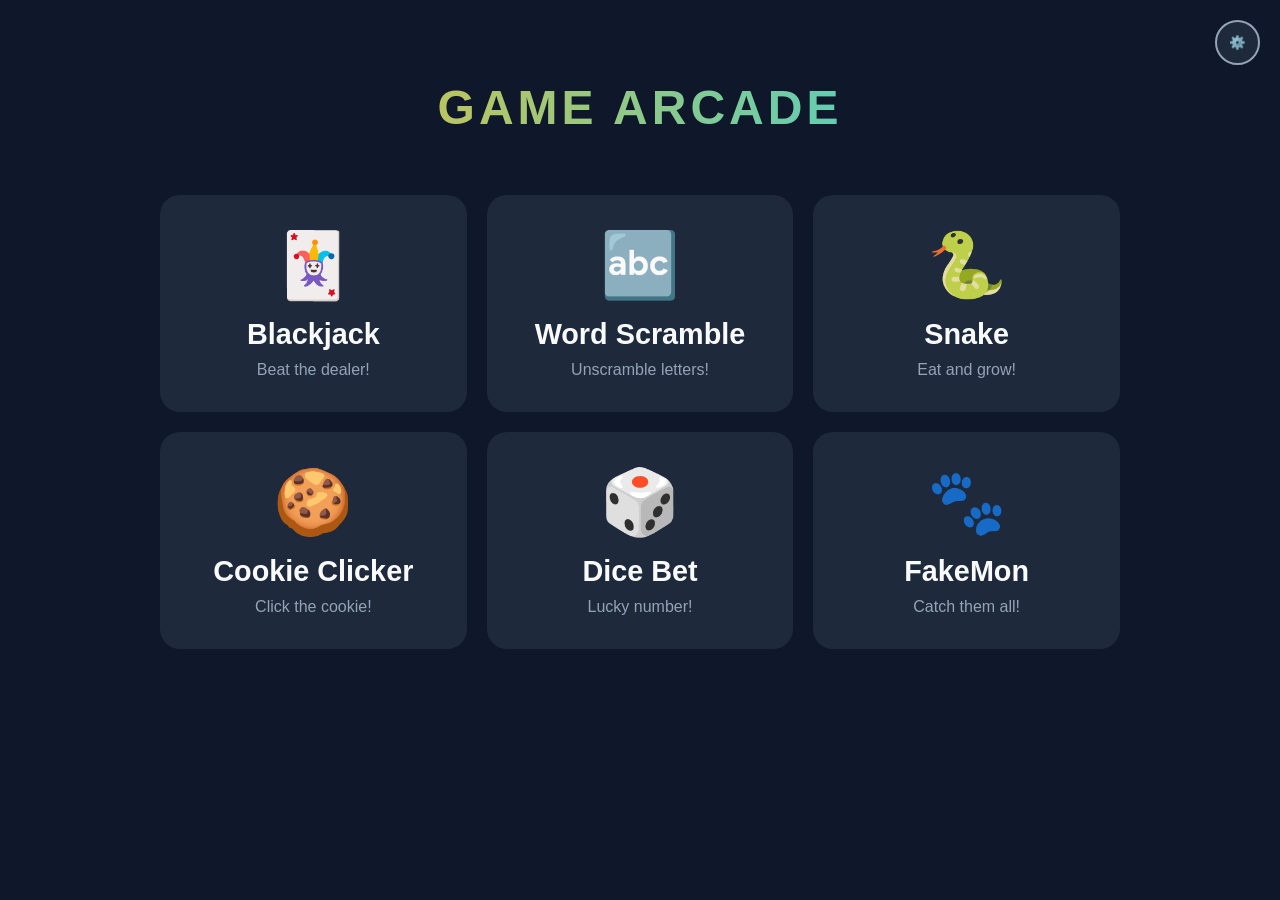
<file: index.html>
<!DOCTYPE html>
<html lang="en">
<head>
    <meta charset="UTF-8">
    <meta name="viewport" content="width=device-width, initial-scale=1.0, maximum-scale=1.0, user-scalable=no">
    <title>Ultimate Game Arcade v4.2</title>
    <link rel="stylesheet" href="styles.css">
</head>
<body>

    <button class="settings-btn" onclick="GameHub.app.startGame('settings')">⚙️</button>

    <!-- MAIN MENU -->
    <div id="menu-screen" class="screen active">
        <div class="hub-container">
            <h1 class="hub-title">Game Arcade</h1>
            <div class="game-grid">
                <div class="game-card card-blackjack" onclick="GameHub.app.startGame('blackjack')">
                    <div class="icon">🃏</div><h2>Blackjack</h2><p>Beat the dealer!</p>
                </div>
                <div class="game-card card-scramble" onclick="GameHub.app.startGame('scramble')">
                    <div class="icon">🔤</div><h2>Word Scramble</h2><p>Unscramble letters!</p>
                </div>
                <div class="game-card card-snake" onclick="GameHub.app.startGame('snake')">
                    <div class="icon">🐍</div><h2>Snake</h2><p>Eat and grow!</p>
                </div>
                <div class="game-card card-cookie" onclick="GameHub.app.startGame('cookie')">
                    <div class="icon">🍪</div><h2>Cookie Clicker</h2><p>Click the cookie!</p>
                </div>
                <div class="game-card card-dice" onclick="GameHub.app.startGame('dice')">
                    <div class="icon">🎲</div><h2>Dice Bet</h2><p>Lucky number!</p>
                </div>
                <div class="game-card card-fakemon" onclick="GameHub.app.startGame('fakemon')">
                    <div class="icon">🐾</div><h2>FakeMon</h2><p>Catch them all!</p>
                </div>
            </div>
        </div>
    </div>

    <!-- BLACKJACK -->
    <div id="blackjack-screen" class="screen">
        <button class="back-btn" onclick="GameHub.app.showMenu()">← Menu</button>
        <div class="game-container">
            <h1 class="bj-accent">Blackjack</h1>
            <div class="bet-controls">
                Chips: $<span id="bj-chips">500</span> | Bet: $<input type="number" id="bj-bet-input" class="bet-input" value="10" min="10">
                <button class="btn bj-btn" onclick="GameHub.blackjack.adjustBet(10)">+</button>
                <button class="btn bj-btn" onclick="GameHub.blackjack.adjustBet(-10)">-</button>
            </div>
            <div class="bj-table">
                <div>
                    <h3>Dealer <span id="bj-dealer-score" style="display:none"></span></h3>
                    <div id="bj-dealer-hand" class="hand-area"></div>
                </div>
                <div>
                    <h3>You <span id="bj-player-score"></span></h3>
                    <div id="bj-player-hand" class="hand-area"></div>
                </div>
            </div>
            <div id="bj-controls">
                <button id="bj-deal-btn" class="btn bj-btn" onclick="GameHub.blackjack.deal()">Deal</button>
                <div id="bj-action-btns" style="display:none">
                    <button class="btn bj-btn" onclick="GameHub.blackjack.hit()">Hit</button>
                    <button class="btn bj-btn" onclick="GameHub.blackjack.stand()">Stand</button>
                    <button class="btn bj-btn" onclick="GameHub.blackjack.double()">Double</button>
                </div>
            </div>
            <h2 id="bj-message" style="margin-top:20px"></h2>
            <button id="bj-next-btn" class="btn bj-btn" style="display:none; margin-top:20px" onclick="GameHub.blackjack.resetRound()">New Round</button>
        </div>
    </div>

    <!-- WORD SCRAMBLE -->
    <div id="scramble-screen" class="screen">
        <button class="back-btn" onclick="GameHub.app.showMenu()">← Menu</button>
        <div class="game-container">
            <h1 class="sc-accent">Word Scramble</h1>
            <div class="stats-bar">
                <span>Score: <b id="sc-score">0</b></span>
                <span>Streak: <b id="sc-streak">0</b></span>
                <span>Word: <b id="sc-count">1</b>/10</span>
            </div>
            <div class="timer-bar-container"><div id="sc-timer-bar" class="timer-bar"></div></div>
            <div id="sc-word" class="sc-word">-----</div>
            <input type="text" id="sc-input" class="sc-input" placeholder="Type your guess..." autocomplete="off">
            <div>
                <button class="btn sc-btn" onclick="GameHub.wordScramble.checkGuess()">Submit</button>
                <button id="sc-hint-btn" class="btn sc-btn" onclick="GameHub.wordScramble.useHint()">Hint (-3 pts)</button>
            </div>
        </div>
    </div>

    <!-- SNAKE -->
    <div id="snake-screen" class="screen">
        <button class="back-btn" onclick="GameHub.app.showMenu()">← Menu</button>
        <div class="game-container">
            <h1 class="sn-accent">Classic Snake</h1>
            <div style="margin: 10px 0; font-size: 1.2rem;">Score: <span id="sn-score">0</span> | High Score: <span id="sn-highscore">0</span></div>
            <div class="canvas-wrapper">
                <canvas id="snakeCanvas" width="400" height="400"></canvas>
                <div id="sn-pause-msg" class="pause-overlay">PAUSED</div>
            </div>
            <div class="dpad">
                <div></div>
                <button class="dbtn" onclick="GameHub.snake.setDir('UP')">↑</button>
                <div></div>
                <button class="dbtn" onclick="GameHub.snake.setDir('LEFT')">←</button>
                <button class="dbtn" onclick="GameHub.snake.setDir('DOWN')">↓</button>
                <button class="dbtn" onclick="GameHub.snake.setDir('RIGHT')">→</button>
            </div>
            <button class="btn sn-btn" style="margin-top:15px" onclick="GameHub.snake.togglePause()">Pause</button>
        </div>
    </div>

    <!-- COOKIE CLICKER -->
    <div id="cookie-screen" class="screen">
        <button class="back-btn" onclick="GameHub.app.showMenu()">← Menu</button>
        <div class="game-container cookie-container">
            <h1 class="cookie-accent">Cookie Clicker</h1>
            <div class="cookie-stats">
                <h2 id="cookie-count">0 Cookies</h2>
                <p id="cookie-cps">CPS: 0</p>
            </div>
            <div id="cookie-clicker" class="cookie-emoji"
                onclick="GameHub.cookieClicker.clickCookie()"
                ontouchstart="GameHub.cookieClicker.handleTouch(event)">🍪</div>
            <div class="upgrade-grid" id="upgrade-list"></div>
        </div>
    </div>

    <!-- DICE ROLL -->
    <div id="dice-screen" class="screen">
        <button class="back-btn" onclick="GameHub.app.showMenu()">← Menu</button>
        <div class="game-container">
            <h1 class="dice-accent">Dice Bet</h1>
            <div style="font-size: 1.5rem; margin-bottom: 10px;">Balance: $<span id="dice-balance">500</span></div>
            <div class="dice-bet-area">
                <label>Your Bet: $</label>
                <input type="number" id="dice-bet-amount" value="10" min="1">
                <label>Pick Number (1-6):</label>
                <select id="dice-number">
                    <option value="1">1</option><option value="2">2</option>
                    <option value="3">3</option><option value="4">4</option>
                    <option value="5">5</option><option value="6">6</option>
                </select>
                <button class="btn dice-btn" onclick="GameHub.diceRoll.roll()">Roll Dice!</button>
            </div>
            <div id="dice-result-display" class="dice-result">🎲 ?</div>
            <h2 id="dice-message">Place your bet!</h2>
        </div>
    </div>

    <!-- FAKEMON -->
    <div id="fakemon-screen" class="screen">
        <button class="back-btn" onclick="GameHub.app.showMenu()">← Menu</button>
        <div class="game-container">
            <h1 class="fakemon-accent">FakeMon</h1>
            <div style="font-size: 1.5rem; margin-bottom: 10px;">Caught: <span id="fakemon-caught">0</span> / 10</div>
            <div class="canvas-wrapper">
                <canvas id="fakemonCanvas" width="500" height="500"></canvas>
                <div id="fakemon-battle-ui">
                    <div class="battle-panel enemy-panel">
                        <div id="enemy-name">Monster</div>
                        <div style="font-size: 0.8rem">Lv. <span id="enemy-lv">5</span></div>
                        <div class="hp-bg"><div id="enemy-hp" class="hp-bar"></div></div>
                    </div>
                    <div class="battle-sprite enemy-sprite" id="enemy-sprite">🐶</div>
                    <div class="battle-panel player-panel">
                        <div id="player-name">Leaflet</div>
                        <div style="font-size: 0.8rem">Lv. <span id="player-lv">10</span></div>
                        <div class="hp-bg"><div id="player-hp" class="hp-bar"></div></div>
                    </div>
                    <div class="battle-sprite player-sprite" id="player-sprite">🌱</div>
                    <div id="battle-text" class="battle-text">A wild monster appeared!</div>
                    <div class="battle-menu">
                        <button class="menu-btn" onclick="GameHub.fakemon.battleAction('attack')">Battle</button>
                        <button class="menu-btn" onclick="GameHub.fakemon.battleAction('catch')">Catch</button>
                        <button class="menu-btn" onclick="GameHub.fakemon.battleAction('pokemon')">Pokémon</button>
                        <button class="menu-btn" onclick="GameHub.fakemon.battleAction('run')">Run</button>
                    </div>
                </div>
            </div>
            <div class="dpad">
                <div></div>
                <button class="dbtn" ontouchstart="GameHub.fakemon.startMove('UP')" ontouchend="GameHub.fakemon.stopMove()" onmousedown="GameHub.fakemon.startMove('UP')" onmouseup="GameHub.fakemon.stopMove()">↑</button>
                <div></div>
                <button class="dbtn" ontouchstart="GameHub.fakemon.startMove('LEFT')" ontouchend="GameHub.fakemon.stopMove()" onmousedown="GameHub.fakemon.startMove('LEFT')" onmouseup="GameHub.fakemon.stopMove()">←</button>
                <button class="dbtn" ontouchstart="GameHub.fakemon.startMove('DOWN')" ontouchend="GameHub.fakemon.stopMove()" onmousedown="GameHub.fakemon.startMove('DOWN')" onmouseup="GameHub.fakemon.stopMove()">↓</button>
                <button class="dbtn" ontouchstart="GameHub.fakemon.startMove('RIGHT')" ontouchend="GameHub.fakemon.stopMove()" onmousedown="GameHub.fakemon.startMove('RIGHT')" onmouseup="GameHub.fakemon.stopMove()">→</button>
            </div>
        </div>
    </div>

    <!-- SETTINGS -->
    <div id="settings-screen" class="screen">
        <button class="back-btn" onclick="GameHub.app.showMenu()">← Menu</button>
        <div class="settings-container">
            <h1 style="text-align:center; margin-bottom:20px;">Settings</h1>
            <div class="setting-item">
                <label>Background:</label>
                <select onchange="GameHub.settings.changeBg(this.value)">
                    <option value="var(--bg-dark)">Default Dark</option>
                    <option value="#1a1a2e">Midnight Blue</option>
                    <option value="#2d1a2e">Deep Purple</option>
                    <option value="#1a2e1a">Forest Green</option>
                    <option value="#000000">Pitch Black</option>
                </select>
            </div>
            <div class="setting-item">
                <label>Accent Color:</label>
                <input type="color" onchange="GameHub.settings.changeAccent(this.value)">
            </div>
        </div>
    </div>

    <!-- MODAL -->
    <div id="modal-overlay" class="overlay">
        <div class="overlay-content">
            <h1 id="modal-title">Game Over</h1>
            <p id="modal-body" style="margin: 20px 0; font-size: 1.2rem;"></p>
            <button id="modal-btn" class="btn">Play Again</button>
        </div>
    </div>

    <script src="app.js"></script>
</body>
</html>
</file>
<file: styles.css>
/* --- CSS RESET & THEME --- */
* { margin: 0; padding: 0; box-sizing: border-box; -webkit-tap-highlight-color: transparent; user-select: none; }
:root {
    --bg-dark: #0f172a; --bg-card: #1e293b; --text-light: #f8fafc; --text-dim: #94a3b8;
    --accent-gold: #fbbf24; --accent-green: #4ade80; --accent-cyan: #22d3ee; --danger: #ef4444;
    --transition: all 0.2s ease;
}
body { background-color: var(--bg-dark); color: var(--text-light); font-family: 'Segoe UI', Roboto, sans-serif; min-height: 100vh; width: 100%; overflow-x: hidden; }

/* --- SCREEN SYSTEM --- */
.screen { display: none; min-height: 100vh; width: 100%; padding: 20px; flex-direction: column; align-items: center; animation: fadeIn 0.3s ease-in; }
.screen.active { display: flex; }
@keyframes fadeIn { from { opacity: 0; } to { opacity: 1; } }
.back-btn { position: absolute; top: 20px; left: 20px; padding: 10px 15px; background: var(--bg-card); color: white; border: 2px solid var(--text-dim); border-radius: 8px; z-index: 100; font-weight: bold; cursor: pointer; }

/* --- MAIN MENU --- */
.hub-container { text-align: center; max-width: 1000px; margin: 0 auto; padding-top: 60px; width: 100%; }
.hub-title { font-size: 3rem; margin-bottom: 40px; text-transform: uppercase; letter-spacing: 4px; background: linear-gradient(to right, var(--accent-gold), var(--accent-cyan)); -webkit-background-clip: text; -webkit-text-fill-color: transparent; }
.game-grid { display: grid; grid-template-columns: repeat(auto-fit, minmax(250px, 1fr)); gap: 20px; width: 100%; padding: 20px; }
.game-card { background: var(--bg-card); padding: 30px; border-radius: 20px; border: 3px solid transparent; display: flex; flex-direction: column; align-items: center; transition: var(--transition); cursor: pointer; }
.game-card:active { transform: scale(0.95); }
.game-card .icon { font-size: 4rem; margin-bottom: 15px; }
.game-card h2 { margin-bottom: 10px; font-size: 1.8rem; }
.game-card p { color: var(--text-dim); text-align: center; }
.card-blackjack:hover { border-color: var(--accent-gold); }
.card-scramble:hover { border-color: var(--accent-green); }
.card-snake:hover { border-color: var(--accent-cyan); }
.card-cookie:hover { border-color: #fca5a5; }
.card-dice:hover { border-color: #f87171; }
.card-fakemon:hover { border-color: #fbbf24; }

.btn { padding: 12px 24px; border: none; border-radius: 8px; font-weight: bold; text-transform: uppercase; margin: 10px; transition: var(--transition); cursor: pointer; }
.settings-btn { position: fixed; top: 20px; right: 20px; z-index: 1000; width: 45px; height: 45px; border-radius: 50%; background: var(--bg-card); color: white; border: 2px solid var(--text-dim); cursor: pointer; }

/* --- SHARED GAME CONTAINER --- */
.game-container { display: flex; flex-direction: column; align-items: center; padding-top: 60px; width: 100%; max-width: 600px; text-align: center; }
.stats-bar { display: flex; gap: 20px; margin-bottom: 15px; font-size: 1.1rem; }

/* --- BLACKJACK --- */
.bj-accent { color: var(--accent-gold); }
.bj-btn { background: var(--accent-gold); color: #000; }
.bj-table { display: flex; justify-content: center; gap: 20px; margin: 20px 0; }
.hand-area { min-height: 100px; display: flex; gap: 10px; justify-content: center; }
.card { width: 60px; height: 90px; background: white; border-radius: 8px; color: black; display: flex; flex-direction: column; justify-content: space-between; padding: 5px; font-weight: bold; }
.card.red { color: #ef4444; }
.card.hidden { background: #475569; color: #475569; }
.bet-controls { margin-bottom: 10px; }
.bet-input { background: transparent; border: 1px solid var(--text-dim); color: white; width: 60px; text-align: center; padding: 5px; }

/* --- WORD SCRAMBLE --- */
.sc-accent { color: var(--accent-green); }
.sc-btn { background: var(--accent-green); color: #000; }
.sc-word { font-size: 2.5rem; font-weight: bold; margin: 20px 0; letter-spacing: 5px; }
.sc-input { font-size: 1.2rem; padding: 10px; width: 80%; border-radius: 8px; border: none; text-align: center; margin-bottom: 20px; }
.timer-bar-container { width: 100%; height: 10px; background: #334155; border-radius: 5px; margin-bottom: 20px; overflow: hidden; }
.timer-bar { height: 100%; width: 100%; background: var(--accent-green); transition: width 0.1s linear; }

/* --- SNAKE --- */
.sn-accent { color: var(--accent-cyan); }
.sn-btn { background: var(--accent-cyan); color: #000; }
.canvas-wrapper { position: relative; width: 100%; max-width: 400px; margin: 0 auto; }
canvas { max-width: 100% !important; height: auto !important; background: #020617; border: 4px solid #334155; border-radius: 10px; }
.pause-overlay { position: absolute; top: 50%; left: 50%; transform: translate(-50%, -50%); font-size: 3rem; font-weight: bold; display: none; }

/* --- COOKIE CLICKER --- */
.cookie-accent { color: #fca5a5; }
.cookie-container {
    display: flex;
    flex-direction: column;
    align-items: center;
    justify-content: center;
    width: 100%;
    min-height: 60vh;
}
.cookie-stats { margin-bottom: 20px; text-align: center; }
.cookie-stats h2 { font-size: 2.5rem; }
.cookie-stats p { font-size: 1.2rem; color: var(--text-dim); }
.cookie-emoji {
    font-size: 8rem;
    cursor: pointer;
    display: block;
    margin: 20px 0;
    transition: transform 0.05s;
    -webkit-tap-highlight-color: transparent;
}
.cookie-emoji:active { transform: scale(0.9); }
.upgrade-grid {
    display: grid;
    grid-template-columns: repeat(auto-fit, minmax(150px, 1fr));
    gap: 15px;
    margin-top: 30px;
    width: 100%;
    max-width: 500px;
}
.upgrade-btn {
    background: var(--bg-card);
    color: white;
    border: 2px solid #fca5a5;
    padding: 15px;
    border-radius: 12px;
    text-align: left;
    font-size: 0.9rem;
    cursor: pointer;
}
.upgrade-btn:disabled { opacity: 0.4; border-color: #475569; cursor: not-allowed; }

/* --- DICE ROLL --- */
.dice-accent { color: #f87171; }
.dice-btn { background: #f87171; color: white; }
.dice-bet-area { background: var(--bg-card); padding: 20px; border-radius: 15px; display: flex; flex-direction: column; gap: 10px; max-width: 300px; margin: 0 auto 20px; }
.dice-bet-area input, .dice-bet-area select { padding: 10px; border-radius: 5px; border: none; }
.dice-result { font-size: 4rem; margin: 20px 0; }

/* --- FAKEMON BATTLE --- */
.fakemon-accent { color: #fbbf24; }
#fakemon-battle-ui {
    position: absolute; top: 0; left: 0; width: 100%; height: 100%;
    background: linear-gradient(to bottom, #87CEEB 0%, #87CEEB 50%, #90EE90 50%, #90EE90 100%);
    display: none; z-index: 10; border-radius: 10px; border: 4px solid #334155;
    font-family: 'Courier New', monospace;
}
.battle-panel { position: absolute; background: #f8f8f8; border: 3px solid #444; border-radius: 10px; color: #333; padding: 10px; width: 180px; }
.enemy-panel { top: 20px; right: 10px; }
.player-panel { bottom: 140px; left: 10px; }
.hp-bg { background: #ccc; height: 10px; width: 100%; border-radius: 5px; margin-top: 5px; overflow: hidden; }
.hp-bar { background: #4ade80; height: 100%; width: 100%; transition: width 0.5s ease; }
.battle-menu { position: absolute; bottom: 0; left: 0; width: 100%; height: 120px; background: #fff; border-top: 4px solid #444; display: grid; grid-template-columns: 1fr 1fr; gap: 5px; padding: 10px; }
.menu-btn { background: #eee; border: 2px solid #aaa; border-radius: 5px; font-size: 1rem; font-weight: bold; color: #333; cursor: pointer; }
.battle-text { position: absolute; bottom: 130px; left: 10px; right: 10px; background: rgba(255,255,255,0.9); color: #000; padding: 10px; border: 2px solid #444; border-radius: 5px; font-size: 0.9rem; display: none; z-index: 11; }
.battle-sprite { position: absolute; font-size: 70px; transition: all 0.3s; }
.enemy-sprite { top: 60px; right: 40px; }
.player-sprite { bottom: 160px; left: 40px; }

/* --- D-PAD --- */
.dpad { display: grid; grid-template-columns: repeat(3, 65px); gap: 10px; justify-content: center; margin-top: 20px; }
.dbtn { width: 65px; height: 65px; background: var(--bg-card); color: white; border: 3px solid var(--accent-cyan); border-radius: 15px; font-size: 1.5rem; display: flex; align-items: center; justify-content: center; cursor: pointer; }
.dbtn:active { background: var(--accent-cyan); color: black; }

/* --- SETTINGS & MODAL --- */
.settings-container { background: var(--bg-card); padding: 30px; border-radius: 20px; width: 350px; margin-top: 60px; }
.setting-item { display: flex; justify-content: space-between; align-items: center; margin-bottom: 20px; }
.overlay { position: fixed; top: 0; left: 0; width: 100%; height: 100%; background: rgba(0,0,0,0.9); display: none; justify-content: center; align-items: center; z-index: 2000; }
.overlay-content { background: var(--bg-card); padding: 40px; border-radius: 20px; border: 2px solid var(--text-dim); text-align: center; }

@media (max-width: 600px) {
    .hub-title { font-size: 2rem; }
    .game-grid { grid-template-columns: 1fr; }
    .battle-panel { width: 140px; font-size: 0.7rem; }
    .enemy-sprite { right: 10px; }
    .player-sprite { left: 10px; }
}
</file>
